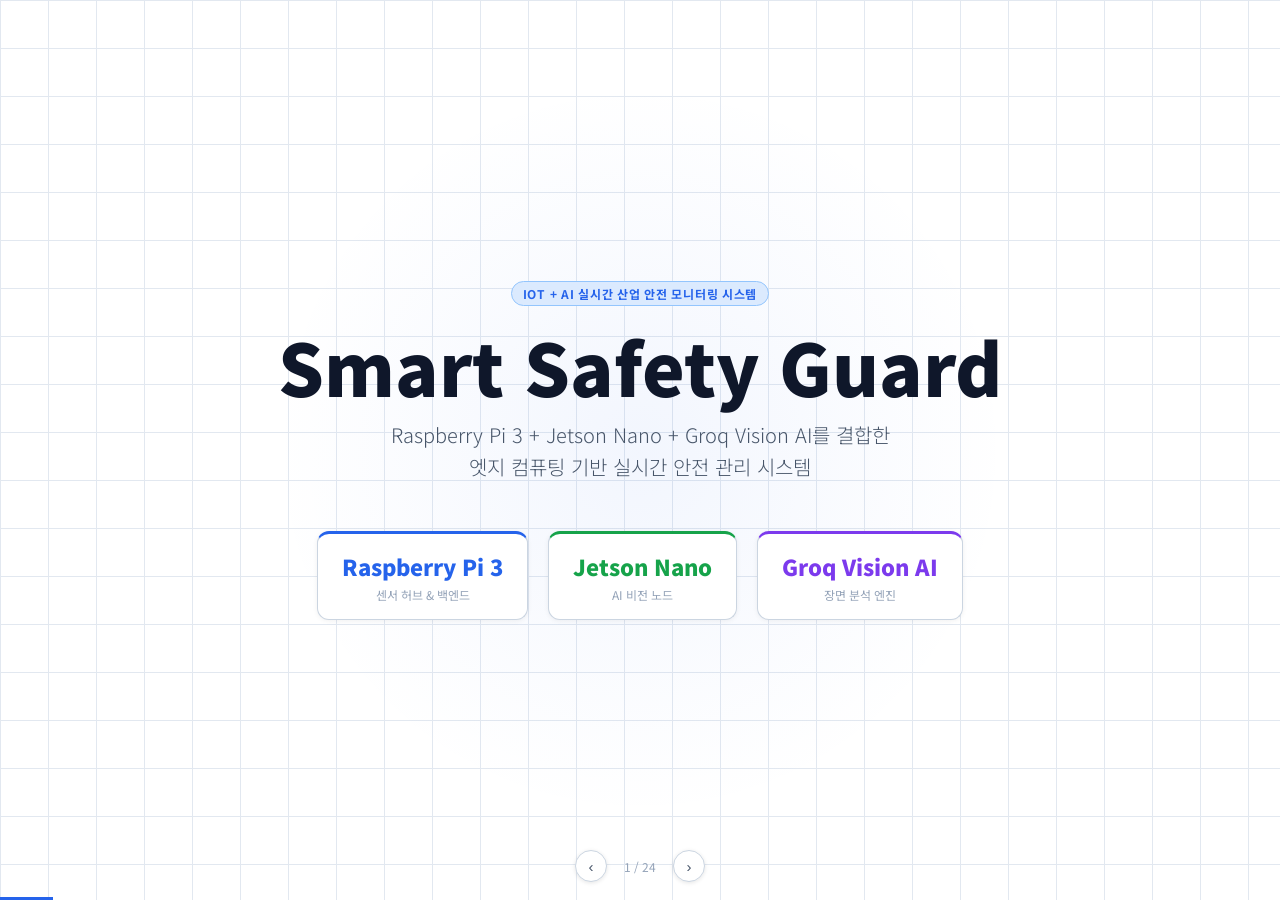
<file: presentation.html>
<!DOCTYPE html>
<html lang="ko">
<head>
<meta charset="UTF-8"/>
<meta name="viewport" content="width=device-width,initial-scale=1.0"/>
<title>Smart Safety Guard</title>
<link href="https://fonts.googleapis.com/css2?family=Noto+Sans+KR:wght@300;400;600;700;900&display=swap" rel="stylesheet"/>
<style>
*, *::before, *::after { box-sizing: border-box; margin: 0; padding: 0; }
:root {
  --bg:   #f1f5f9;
  --card: #ffffff;
  --bd:   #e2e8f0;
  --bd2:  #cbd5e1;
  --tx:   #0f172a;
  --sub:  #475569;
  --mu:   #94a3b8;
  --grn:  #16a34a;  --grn-l: #dcfce7;  --grn-b: #86efac;
  --red:  #dc2626;  --red-l: #fee2e2;  --red-b: #fca5a5;
  --blu:  #2563eb;  --blu-l: #dbeafe;  --blu-b: #93c5fd;
  --ora:  #ea580c;  --ora-l: #ffedd5;  --ora-b: #fdba74;
  --pur:  #7c3aed;  --pur-l: #f3e8ff;  --pur-b: #c4b5fd;
  --yel:  #d97706;  --yel-l: #fef3c7;
}
html, body { width:100%; height:100%; overflow:hidden;
  font-family:"Noto Sans KR",sans-serif; color:var(--tx); background:var(--bg); }

/* ── DECK ─────────────────────────────────────────────────────── */
.deck { width:100vw; height:100vh; position:relative; overflow:hidden; }
.slide {
  position:absolute; inset:0;
  display:grid; grid-template-rows:auto 1fr;
  padding:36px 56px 44px;
  opacity:0; transform:translateX(50px);
  transition:opacity .4s, transform .4s cubic-bezier(.4,0,.2,1);
  pointer-events:none; background:var(--bg);
}
.slide.active  { opacity:1; transform:translateX(0); pointer-events:auto; }
.slide.prev    { opacity:0; transform:translateX(-50px); }

/* ── NAV & PROGRESS ──────────────────────────────────────────── */
.progress { position:fixed; bottom:0; left:0; height:3px; background:var(--blu); transition:width .3s; z-index:99; }
.nav { position:fixed; bottom:18px; left:50%; transform:translateX(-50%);
  display:flex; gap:10px; align-items:center; z-index:99; }
.nb { width:32px; height:32px; border-radius:50%; border:1px solid var(--bd2);
  background:var(--card); color:var(--sub); cursor:pointer; font-size:15px;
  display:flex; align-items:center; justify-content:center;
  box-shadow:0 1px 4px rgba(0,0,0,.1); transition:.15s; }
.nb:hover { background:var(--bd); }
.nc { font-size:12px; color:var(--mu); min-width:46px; text-align:center; font-variant-numeric:tabular-nums; }

/* ── SLIDE HEADER ─────────────────────────────────────────────── */
.sl-hd { display:flex; align-items:center; justify-content:space-between;
  padding-bottom:20px; border-bottom:1px solid var(--bd2); margin-bottom:24px; flex-shrink:0; }
.sl-label { font-size:11px; font-weight:700; letter-spacing:.16em;
  text-transform:uppercase; color:var(--mu); }
.badge { display:inline-flex; align-items:center; padding:3px 11px;
  border-radius:999px; font-size:11px; font-weight:700; letter-spacing:.06em; text-transform:uppercase; }
.bg { background:var(--grn-l); color:var(--grn); border:1px solid var(--grn-b); }
.br { background:var(--red-l); color:var(--red); border:1px solid var(--red-b); }
.bb { background:var(--blu-l); color:var(--blu); border:1px solid var(--blu-b); }
.bo { background:var(--ora-l); color:var(--ora); border:1px solid var(--ora-b); }
.bp { background:var(--pur-l); color:var(--pur); border:1px solid var(--pur-b); }

/* ── COMMON ELEMENTS ──────────────────────────────────────────── */
.h1 { font-size:52px; font-weight:900; line-height:1.1; color:var(--tx); }
.h2 { font-size:36px; font-weight:900; line-height:1.15; color:var(--tx); }
.h3 { font-size:20px; font-weight:700; color:var(--tx); }
.body { font-size:14px; color:var(--sub); line-height:1.65; }

.card { background:var(--card); border:1px solid var(--bd2);
  border-radius:12px; padding:20px; box-shadow:0 1px 5px rgba(0,0,0,.06); }
.csm  { background:var(--card); border:1px solid var(--bd2);
  border-radius:9px; padding:13px 15px; box-shadow:0 1px 3px rgba(0,0,0,.04); }

.tag { font-size:10px; font-weight:700; padding:3px 9px; border-radius:5px;
  text-transform:uppercase; letter-spacing:.05em; display:inline-block; }
.tg  { background:var(--grn-l); color:var(--grn); }
.tr  { background:var(--red-l); color:var(--red); }
.tb  { background:var(--blu-l); color:var(--blu); }
.to  { background:var(--ora-l); color:var(--ora); }
.tp  { background:var(--pur-l); color:var(--pur); }
.ty  { background:var(--yel-l); color:var(--yel); }

.g2 { display:grid; grid-template-columns:1fr 1fr; gap:18px; }
.g3 { display:grid; grid-template-columns:1fr 1fr 1fr; gap:14px; }
.g4 { display:grid; grid-template-columns:repeat(4,1fr); gap:12px; }

/* top-colored border shortcut */
.tg-top { border-top:3px solid var(--grn); }
.tr-top { border-top:3px solid var(--red); }
.tb-top { border-top:3px solid var(--blu); }
.to-top { border-top:3px solid var(--ora); }
.tp-top { border-top:3px solid var(--pur); }

/* stat */
.stat-n { font-size:54px; font-weight:900; line-height:1; }
.stat-l { font-size:12px; color:var(--mu); margin-top:4px; }

/* step row */
.step { display:flex; align-items:flex-start; gap:11px;
  background:var(--card); border:1px solid var(--bd2); border-radius:8px;
  padding:11px 14px; box-shadow:0 1px 3px rgba(0,0,0,.04); }
.snum { width:24px; height:24px; border-radius:50%; background:var(--bd);
  display:flex; align-items:center; justify-content:center;
  font-size:11px; font-weight:700; color:var(--sub); flex-shrink:0; margin-top:1px; }

/* comparison table */
.ctbl { width:100%; border-collapse:collapse; font-size:13px; }
.ctbl th { padding:9px 13px; text-align:left; font-size:10px; font-weight:700;
  letter-spacing:.1em; text-transform:uppercase; color:var(--mu);
  border-bottom:2px solid var(--bd2); background:var(--bg); }
.ctbl td { padding:9px 13px; border-bottom:1px solid var(--bd); color:var(--sub); }
.ctbl tr:last-child td { border-bottom:none; }
.ctbl .our { color:var(--grn); font-weight:700; }
.ctbl .no  { color:var(--mu); }
.ctbl .yes { color:var(--grn); }
.ctbl .par { color:var(--yel); }
.ctbl .hl td { background:#f8fdf8; }

/* IMG placeholder */
.imgbox { background:var(--bg); border:2px dashed var(--bd2); border-radius:10px;
  display:flex; flex-direction:column; align-items:center; justify-content:center;
  gap:8px; color:var(--mu); font-size:13px; text-align:center; }
.imgnote { font-size:11px; color:var(--mu); }

/* timeline */
.tli { display:flex; gap:12px; align-items:flex-start; }
.tld { width:10px; height:10px; border-radius:50%; flex-shrink:0; margin-top:5px; }
.tll { width:2px; background:var(--bd2); flex-shrink:0; margin:0 4px; }

/* flow arrow */
.arrow { color:var(--mu); font-size:22px; flex-shrink:0; align-self:center; }

/* ── TITLE SLIDE ──────────────────────────────────────────────── */
.title-slide {
  display:flex; flex-direction:column; align-items:center; justify-content:center;
  background:white; padding:60px;
  background-image:
    linear-gradient(var(--bd) 1px, transparent 1px),
    linear-gradient(90deg, var(--bd) 1px, transparent 1px);
  background-size:48px 48px;
}
.title-glow {
  position:absolute; width:800px; height:800px; border-radius:50%;
  background:radial-gradient(circle, rgba(37,99,235,.06), transparent 65%);
  top:50%; left:50%; transform:translate(-50%,-50%); pointer-events:none;
}

/* ── ARCH DIAGRAM ─────────────────────────────────────────────── */
.arch-box {
  background:var(--card); border:1.5px solid var(--bd2);
  border-radius:10px; padding:16px 14px; text-align:center;
  box-shadow:0 2px 8px rgba(0,0,0,.07);
}
.arch-box .title { font-size:13px; font-weight:700; margin-bottom:6px; }
.arch-box .items { font-size:11px; color:var(--sub); line-height:1.9; text-align:left; }
.arch-arrow {
  display:flex; align-items:center; justify-content:center;
  flex-direction:column; gap:2px; color:var(--mu); flex-shrink:0;
}
.arch-arrow svg { display:block; }

/* flow connector line */
.connector {
  height:2px; background:linear-gradient(90deg, var(--bd2), var(--blu-b));
  flex:1; position:relative;
}
.connector::after {
  content:''; position:absolute; right:-7px; top:-5px;
  border:6px solid transparent; border-left:8px solid var(--blu-b);
}
</style>
</head>
<body>
<div class="deck" id="deck">

<!-- ══ 01 TITLE ═══════════════════════════════════════════════════ -->
<section class="slide title-slide active" id="s1" style="display:flex;position:absolute;inset:0;">
  <div class="title-glow"></div>
  <div style="position:relative;z-index:1;text-align:center;width:100%;max-width:860px;">
    <div class="badge bb" style="margin-bottom:22px;font-size:12px;">IoT + AI 실시간 산업 안전 모니터링 시스템</div>
    <h1 style="font-size:72px;font-weight:900;line-height:1.05;margin-bottom:16px;color:#0f172a;">
      Smart Safety Guard
    </h1>
    <p style="font-size:20px;color:var(--sub);font-weight:300;margin-bottom:48px;line-height:1.6;">
      Raspberry Pi 3 + Jetson Nano + Groq Vision AI를 결합한<br/>엣지 컴퓨팅 기반 실시간 안전 관리 시스템
    </p>
    <div style="display:flex;justify-content:center;gap:20px;flex-wrap:wrap;">
      <div class="card tb-top" style="padding:16px 24px;text-align:center;min-width:160px;">
        <div style="font-size:22px;font-weight:900;color:var(--blu);">Raspberry Pi 3</div>
        <div style="font-size:12px;color:var(--mu);margin-top:4px;">센서 허브 &amp; 백엔드</div>
      </div>
      <div class="card tg-top" style="padding:16px 24px;text-align:center;min-width:160px;">
        <div style="font-size:22px;font-weight:900;color:var(--grn);">Jetson Nano</div>
        <div style="font-size:12px;color:var(--mu);margin-top:4px;">AI 비전 노드</div>
      </div>
      <div class="card tp-top" style="padding:16px 24px;text-align:center;min-width:160px;">
        <div style="font-size:22px;font-weight:900;color:var(--pur);">Groq Vision AI</div>
        <div style="font-size:12px;color:var(--mu);margin-top:4px;">장면 분석 엔진</div>
      </div>
    </div>
  </div>
</section>

<!-- ══ 02 PROBLEM ═══════════════════════════════════════════════ -->
<section class="slide" id="s2">
  <div class="sl-hd"><span class="sl-label">문제 인식</span><span class="badge br">산업재해 현황</span></div>
  <div style="display:flex;flex-direction:column;gap:18px;height:100%;">
    <div class="h2">매년 반복되는 산업 현장 사고</div>
    <div class="g3">
      <div class="card tr-top" style="text-align:center;padding:28px 20px;">
        <div class="stat-n" style="color:var(--red);">89,000</div>
        <div class="stat-l">연간 산업재해 건수 (한국)</div>
      </div>
      <div class="card to-top" style="text-align:center;padding:28px 20px;">
        <div class="stat-n" style="color:var(--ora);">2,300<span style="font-size:28px;">명</span></div>
        <div class="stat-l">연간 산업재해 사망자</div>
      </div>
      <div class="card tb-top" style="text-align:center;padding:28px 20px;">
        <div class="stat-n" style="color:var(--blu);">27조</div>
        <div class="stat-l">연간 경제적 손실 (원)</div>
      </div>
    </div>
    <div class="imgbox" style="flex:1;">
      <div style="font-size:14px;font-weight:600;">산업 현장 사고 뉴스 이미지 삽입</div>
      <div class="imgnote">가스 폭발 / 화재 / 작업자 사고 관련 사진</div>
    </div>
  </div>
</section>

<!-- ══ 03 MOTIVATION ═════════════════════════════════════════════ -->
<section class="slide" id="s3">
  <div class="sl-hd"><span class="sl-label">프로젝트 동기</span><span class="badge bo">Motivation</span></div>
  <div style="height:100%;display:flex;flex-direction:column;gap:16px;">
    <div class="h2">기존 시스템으로는 부족하다</div>
    <div class="g2" style="flex:1;">
      <div style="display:flex;flex-direction:column;gap:10px;">
        <div class="h3" style="color:var(--red);margin-bottom:4px;">기존 방식의 한계</div>
        <div class="step"><div class="snum" style="background:var(--red-l);color:var(--red);">1</div><div><b>CCTV만으로는</b><br/><span class="body">사람이 24시간 직접 모니터링 — 현실적으로 불가능</span></div></div>
        <div class="step"><div class="snum" style="background:var(--red-l);color:var(--red);">2</div><div><b>단순 센서 경보</b><br/><span class="body">오경보 빈번, 맥락 파악 불가, 센서 단독 동작</span></div></div>
        <div class="step"><div class="snum" style="background:var(--red-l);color:var(--red);">3</div><div><b>고가 산업용 솔루션</b><br/><span class="body">수천만 원 비용 — 중소 사업장 도입 불가</span></div></div>
        <div class="step"><div class="snum" style="background:var(--red-l);color:var(--red);">4</div><div><b>원격 대응 불가</b><br/><span class="body">현장 이탈 시 즉각 대응 수단 없음</span></div></div>
      </div>
      <div style="display:flex;flex-direction:column;gap:10px;">
        <div class="h3" style="color:var(--grn);margin-bottom:4px;">Smart Safety Guard</div>
        <div class="step"><div class="snum" style="background:var(--grn-l);color:var(--grn);">1</div><div><b>AI 자동 분석</b><br/><span class="body">카메라 영상을 AI가 24시간 자동으로 판단</span></div></div>
        <div class="step"><div class="snum" style="background:var(--grn-l);color:var(--grn);">2</div><div><b>멀티 센서 융합</b><br/><span class="body">5종 센서 + 카메라 + AI → 정확한 위험 판단</span></div></div>
        <div class="step"><div class="snum" style="background:var(--grn-l);color:var(--grn);">3</div><div><b>저비용 엣지 컴퓨팅</b><br/><span class="body">10만 원 이하 하드웨어로 엔터프라이즈급 기능</span></div></div>
        <div class="step"><div class="snum" style="background:var(--grn-l);color:var(--grn);">4</div><div><b>텔레그램 원격 제어</b><br/><span class="body">어디서든 실시간 확인 및 원격 제어</span></div></div>
      </div>
    </div>
  </div>
</section>

<!-- ══ 04 OVERVIEW ═══════════════════════════════════════════════ -->
<section class="slide" id="s4">
  <div class="sl-hd"><span class="sl-label">시스템 개요</span><span class="badge bb">System Overview</span></div>
  <div style="height:100%;display:flex;flex-direction:column;gap:20px;">
    <div class="h2">하나의 시스템, 세 가지 핵심 기능</div>
    <div class="g3" style="flex:1;">
      <div class="card tg-top" style="display:flex;flex-direction:column;justify-content:space-between;">
        <div>
          <div style="font-size:40px;margin-bottom:14px;">📡</div>
          <div class="h3" style="color:var(--grn);margin-bottom:10px;">감지 (Sense)</div>
          <div class="body">5종 센서와 USB 카메라로 산업 현장의 물리적 위험 요소를 실시간으로 수집합니다</div>
        </div>
        <div style="margin-top:16px;display:flex;flex-direction:column;gap:6px;">
          <span class="tag tg">가스 · 온도 · 거리</span>
          <span class="tag tg">움직임 · 사람 탐지</span>
        </div>
      </div>
      <div class="card tb-top" style="display:flex;flex-direction:column;justify-content:space-between;">
        <div>
          <div style="font-size:40px;margin-bottom:14px;">🧠</div>
          <div class="h3" style="color:var(--blu);margin-bottom:10px;">분석 (Analyze)</div>
          <div class="body">YOLOv5 엣지 AI와 Groq Vision이 맥락을 이해하는 지능형 안전 판단을 수행합니다</div>
        </div>
        <div style="margin-top:16px;display:flex;flex-direction:column;gap:6px;">
          <span class="tag tb">실시간 사람 탐지</span>
          <span class="tag tb">AI 장면 분석</span>
        </div>
      </div>
      <div class="card tr-top" style="display:flex;flex-direction:column;justify-content:space-between;">
        <div>
          <div style="font-size:40px;margin-bottom:14px;">🚨</div>
          <div class="h3" style="color:var(--red);margin-bottom:10px;">대응 (Alert)</div>
          <div class="body">다층 경보 시스템으로 LED, 버저, 팬을 자동 제어하고 텔레그램으로 즉시 알립니다</div>
        </div>
        <div style="margin-top:16px;display:flex;flex-direction:column;gap:6px;">
          <span class="tag tr">LED · 버저 · 냉각팬</span>
          <span class="tag to">텔레그램 실시간 알림</span>
        </div>
      </div>
    </div>
    <div class="imgbox" style="height:80px;">
      <div style="font-size:13px;font-weight:600;">전체 시스템 사진 삽입 (센서 + Pi + Jetson Nano + 모니터)</div>
    </div>
  </div>
</section>

<!-- ══ 05 ARCHITECTURE ════════════════════════════════════════════ -->
<section class="slide" id="s5">
  <div class="sl-hd"><span class="sl-label">시스템 아키텍처</span><span class="badge bb">Architecture</span></div>
  <div style="height:100%;display:flex;flex-direction:column;gap:18px;">
    <div class="h2">두 노드 엣지 컴퓨팅 시스템 구조</div>

    <!-- Main architecture diagram -->
    <div style="flex:1;display:flex;flex-direction:column;gap:14px;">

      <!-- Top row: main flow -->
      <div style="display:flex;align-items:stretch;gap:12px;flex:1;">

        <!-- Sensors block -->
        <div style="display:flex;flex-direction:column;gap:8px;min-width:150px;">
          <div style="font-size:10px;font-weight:700;letter-spacing:.12em;text-transform:uppercase;color:var(--mu);text-align:center;margin-bottom:2px;">센서 레이어</div>
          <div class="arch-box tg-top" style="flex:1;display:flex;flex-direction:column;justify-content:center;">
            <div class="title" style="color:var(--grn);">Sensors</div>
            <div class="items">
              MQ-2 가스/연기<br/>
              DHT22 온습도<br/>
              HC-SR04 초음파<br/>
              PIR 동작감지
            </div>
          </div>
          <div class="arch-box tg-top" style="background:var(--grn-l);">
            <div class="title" style="color:var(--grn);font-size:11px;">Actuators</div>
            <div class="items" style="font-size:10px;">LED · 버저 · 팬</div>
          </div>
        </div>

        <!-- Arrow 1 -->
        <div style="display:flex;flex-direction:column;align-items:center;justify-content:center;gap:4px;color:var(--mu);font-size:11px;flex-shrink:0;">
          <svg width="40" height="16" viewBox="0 0 40 16"><line x1="0" y1="8" x2="32" y2="8" stroke="#93c5fd" stroke-width="2"/><polygon points="32,4 40,8 32,12" fill="#93c5fd"/></svg>
          <span style="font-size:10px;color:var(--mu);">GPIO</span>
        </div>

        <!-- Raspberry Pi central box -->
        <div style="flex:2;display:flex;flex-direction:column;gap:0;">
          <div style="font-size:10px;font-weight:700;letter-spacing:.12em;text-transform:uppercase;color:var(--mu);text-align:center;margin-bottom:6px;">중앙 허브 (Central Hub)</div>
          <div class="arch-box to-top" style="flex:1;border-width:2px;">
            <div class="title" style="color:var(--ora);font-size:15px;margin-bottom:12px;">Raspberry Pi 3</div>
            <div style="display:grid;grid-template-columns:1fr 1fr;gap:8px;">
              <div class="csm" style="font-size:11px;padding:8px 10px;"><span style="color:var(--blu);font-weight:700;">Flask API</span><br/><span style="color:var(--mu);">:5000 REST</span></div>
              <div class="csm" style="font-size:11px;padding:8px 10px;"><span style="color:var(--grn);font-weight:700;">SQLite DB</span><br/><span style="color:var(--mu);">4 tables</span></div>
              <div class="csm" style="font-size:11px;padding:8px 10px;"><span style="color:var(--red);font-weight:700;">Alert Engine</span><br/><span style="color:var(--mu);">임계값 평가</span></div>
              <div class="csm" style="font-size:11px;padding:8px 10px;"><span style="color:var(--pur);font-weight:700;">Groq Vision</span><br/><span style="color:var(--mu);">AI 분석</span></div>
              <div class="csm" style="font-size:11px;padding:8px 10px;grid-column:1/-1;"><span style="color:var(--blu);font-weight:700;">SSE Stream</span><span style="color:var(--mu);"> — 2초마다 브라우저에 실시간 푸시</span></div>
            </div>
          </div>
        </div>

        <!-- Arrow 2 -->
        <div style="display:flex;flex-direction:column;align-items:center;justify-content:center;gap:4px;flex-shrink:0;">
          <svg width="40" height="16" viewBox="0 0 40 16"><line x1="0" y1="8" x2="32" y2="8" stroke="#93c5fd" stroke-width="2"/><polygon points="32,4 40,8 32,12" fill="#93c5fd"/></svg>
          <span style="font-size:10px;color:var(--mu);">HTTP/SSE</span>
        </div>

        <!-- Client block -->
        <div style="display:flex;flex-direction:column;gap:8px;min-width:155px;">
          <div style="font-size:10px;font-weight:700;letter-spacing:.12em;text-transform:uppercase;color:var(--mu);text-align:center;margin-bottom:2px;">클라이언트</div>
          <div class="arch-box tb-top" style="flex:1;display:flex;flex-direction:column;justify-content:center;">
            <div class="title" style="color:var(--blu);">Web Dashboard</div>
            <div class="items">실시간 3열 레이아웃<br/>차트 · 센서 · 카메라<br/>수동 제어 버튼</div>
          </div>
          <div class="arch-box tg-top" style="background:var(--grn-l);">
            <div class="title" style="color:var(--grn);font-size:11px;">Telegram Bot</div>
            <div class="items" style="font-size:10px;">원격 알림 + 명령 제어</div>
          </div>
        </div>
      </div>

      <!-- Bottom row: Jetson Nano -->
      <div style="display:flex;align-items:center;gap:12px;">
        <div style="min-width:150px;"></div>
        <div style="flex-shrink:0;display:flex;align-items:center;gap:4px;color:var(--mu);font-size:10px;">
          <svg width="16" height="40" viewBox="0 0 16 40"><line x1="8" y1="0" x2="8" y2="32" stroke="#86efac" stroke-width="2"/><polygon points="4,32 8,40 12,32" fill="#86efac"/></svg>
          POST /api/frame
        </div>
        <div class="arch-box tg-top" style="flex:2;border-width:2px;">
          <div style="display:flex;align-items:center;gap:16px;">
            <div style="flex:1;">
              <div class="title" style="color:var(--grn);font-size:14px;margin-bottom:6px;">Jetson Nano 4GB — AI Vision Node</div>
              <div style="display:flex;gap:8px;flex-wrap:wrap;">
                <div class="csm" style="font-size:11px;padding:7px 10px;"><span style="color:var(--blu);font-weight:700;">YOLOv5n</span><span style="color:var(--mu);"> — 사람 탐지 5FPS</span></div>
                <div class="csm" style="font-size:11px;padding:7px 10px;"><span style="color:var(--pur);font-weight:700;">USB Webcam</span><span style="color:var(--mu);"> — 640×480 캡처</span></div>
                <div class="csm" style="font-size:11px;padding:7px 10px;"><span style="color:var(--grn);font-weight:700;">Frame Sender</span><span style="color:var(--mu);"> — JPEG 10FPS → Pi</span></div>
                <div class="csm" style="font-size:11px;padding:7px 10px;"><span style="color:var(--red);font-weight:700;">Danger Zone</span><span style="color:var(--mu);"> — 픽셀 영역 침입 감지</span></div>
              </div>
            </div>
          </div>
        </div>
        <div style="flex-shrink:0;width:40px;"></div>
        <div style="min-width:155px;"></div>
      </div>
    </div>
  </div>
</section>

<!-- ══ 06 HARDWARE ═══════════════════════════════════════════════ -->
<section class="slide" id="s6">
  <div class="sl-hd"><span class="sl-label">하드웨어 구성</span><span class="badge bg">Hardware Stack</span></div>
  <div style="height:100%;display:flex;flex-direction:column;gap:16px;">
    <div class="h2">센서 선택의 이유</div>
    <div style="display:grid;grid-template-columns:repeat(5,1fr);gap:11px;flex:1;">
      <div class="card tr-top" style="display:flex;flex-direction:column;justify-content:space-between;padding:18px 14px;">
        <div>
          <span class="tag tr" style="margin-bottom:10px;display:block;">MQ-2</span>
          <div class="h3" style="font-size:16px;">가스 / 연기</div>
          <div class="body" style="margin-top:8px;font-size:12px;">화재·가스 누출 초기 감지. 디지털 출력으로 GPIO 연결 간단</div>
        </div>
        <div style="margin-top:10px;font-size:11px;color:var(--mu);">GPIO 25 · Active-LOW</div>
      </div>
      <div class="card to-top" style="display:flex;flex-direction:column;justify-content:space-between;padding:18px 14px;">
        <div>
          <span class="tag to" style="margin-bottom:10px;display:block;">DHT22</span>
          <div class="h3" style="font-size:16px;">온도 / 습도</div>
          <div class="body" style="margin-top:8px;font-size:12px;">과열 감지 및 작업 환경 쾌적도 측정. 높은 정밀도</div>
        </div>
        <div style="margin-top:10px;font-size:11px;color:var(--mu);">GPIO 27 · 1-Wire</div>
      </div>
      <div class="card tb-top" style="display:flex;flex-direction:column;justify-content:space-between;padding:18px 14px;">
        <div>
          <span class="tag tb" style="margin-bottom:10px;display:block;">HC-SR04</span>
          <div class="h3" style="font-size:16px;">초음파 거리</div>
          <div class="body" style="margin-top:8px;font-size:12px;">위험구역 침입 감지. 50cm 이하 접근 시 즉시 경보 발생</div>
        </div>
        <div style="margin-top:10px;font-size:11px;color:var(--mu);">TRIG 18 / ECHO 21</div>
      </div>
      <div class="card tp-top" style="display:flex;flex-direction:column;justify-content:space-between;padding:18px 14px;">
        <div>
          <span class="tag tp" style="margin-bottom:10px;display:block;">PIR</span>
          <div class="h3" style="font-size:16px;">동작 감지</div>
          <div class="body" style="margin-top:8px;font-size:12px;">저전력·저비용으로 사람 움직임을 빠르게 감지</div>
        </div>
        <div style="margin-top:10px;font-size:11px;color:var(--mu);">GPIO 4 · PIR Sensor</div>
      </div>
      <div class="card tg-top" style="display:flex;flex-direction:column;justify-content:space-between;padding:18px 14px;">
        <div>
          <span class="tag tg" style="margin-bottom:10px;display:block;">USB Webcam</span>
          <div class="h3" style="font-size:16px;">카메라 비전</div>
          <div class="body" style="margin-top:8px;font-size:12px;">Jetson Nano와 연결. YOLOv5 추론 및 Pi로 JPEG 전송</div>
        </div>
        <div style="margin-top:10px;font-size:11px;color:var(--mu);">640×480 · 10FPS</div>
      </div>
    </div>
    <div class="card" style="padding:14px 18px;">
      <div style="font-size:11px;font-weight:700;letter-spacing:.12em;text-transform:uppercase;color:var(--mu);margin-bottom:10px;">액추에이터 (Actuators)</div>
      <div style="display:flex;gap:28px;font-size:13px;">
        <div><span style="font-weight:700;">LED 경고등</span> <span class="tag tr" style="font-size:10px;">GPIO 12/13</span> <span style="color:var(--sub);">경보 시 빨간 ON · 정상 시 초록 ON</span></div>
        <div><span style="font-weight:700;">버저</span> <span class="tag to" style="font-size:10px;">GPIO 20</span> <span style="color:var(--sub);">새 경보 발생 시 3초 자동 경보음</span></div>
        <div><span style="font-weight:700;">냉각 팬</span> <span class="tag tb" style="font-size:10px;">GPIO opt.</span> <span style="color:var(--sub);">가스/과열 감지 시 자동 환기 작동</span></div>
      </div>
    </div>
  </div>
</section>

<!-- ══ 07 AI STACK ═══════════════════════════════════════════════ -->
<section class="slide" id="s7">
  <div class="sl-hd"><span class="sl-label">AI 기술 스택</span><span class="badge bp">AI Stack</span></div>
  <div style="height:100%;display:flex;flex-direction:column;gap:16px;">
    <div class="h2">두 단계의 AI — 엣지 + 클라우드</div>
    <div class="g2" style="flex:1;">
      <div class="card tb-top" style="display:flex;flex-direction:column;gap:12px;">
        <div>
          <div class="badge bb" style="margin-bottom:10px;">Edge AI — 엣지 AI</div>
          <div class="h3">YOLOv5n on Jetson Nano</div>
        </div>
        <div style="display:flex;flex-direction:column;gap:9px;flex:1;">
          <div class="csm"><div style="font-size:12px;font-weight:700;color:var(--blu);margin-bottom:3px;">역할</div><div style="font-size:13px;color:var(--sub);">사람을 실시간으로 탐지 (5 FPS 추론)</div></div>
          <div class="csm"><div style="font-size:12px;font-weight:700;color:var(--blu);margin-bottom:3px;">위험구역 판단</div><div style="font-size:13px;color:var(--sub);">바운딩박스 중심점이 사전 설정 영역 내 진입 여부 확인</div></div>
          <div class="csm"><div style="font-size:12px;font-weight:700;color:var(--blu);margin-bottom:3px;">왜 Jetson Nano?</div><div style="font-size:13px;color:var(--sub);">Maxwell GPU 내장 — CPU 대비 10배 빠른 추론 속도</div></div>
          <div class="csm"><div style="font-size:12px;font-weight:700;color:var(--blu);margin-bottom:3px;">왜 YOLOv5n?</div><div style="font-size:13px;color:var(--sub);">초소형 모델로 Nano에서 저지연(low-latency) 실시간 처리 가능</div></div>
        </div>
      </div>
      <div class="card tp-top" style="display:flex;flex-direction:column;gap:12px;">
        <div>
          <div class="badge bp" style="margin-bottom:10px;">Cloud AI — 클라우드 AI</div>
          <div class="h3">Groq Vision API (Llama 4 Scout)</div>
        </div>
        <div style="display:flex;flex-direction:column;gap:9px;flex:1;">
          <div class="csm"><div style="font-size:12px;font-weight:700;color:var(--pur);margin-bottom:3px;">역할</div><div style="font-size:13px;color:var(--sub);">카메라 영상을 보고 안전 상황 전체를 판단</div></div>
          <div class="csm"><div style="font-size:12px;font-weight:700;color:var(--pur);margin-bottom:3px;">판단 항목</div><div style="font-size:13px;color:var(--sub);">화재·연기·PPE·위험요소·사람 위치 5가지 체크</div></div>
          <div class="csm"><div style="font-size:12px;font-weight:700;color:var(--pur);margin-bottom:3px;">왜 Groq?</div><div style="font-size:13px;color:var(--sub);">업계 최고속 LLM 추론 — 초저지연(ultra-low latency) API</div></div>
          <div class="csm"><div style="font-size:12px;font-weight:700;color:var(--pur);margin-bottom:3px;">왜 Vision 모델?</div><div style="font-size:13px;color:var(--sub);">센서만으로 알 수 없는 시각적 맥락을 영상으로 보완</div></div>
        </div>
      </div>
    </div>
  </div>
</section>

<!-- ══ 08 AI RESULT ══════════════════════════════════════════════ -->
<section class="slide" id="s8">
  <div class="sl-hd"><span class="sl-label">AI 분석 결과</span><span class="badge bp">Groq Vision Output</span></div>
  <div style="height:100%;display:flex;flex-direction:column;gap:16px;">
    <div class="h2">AI가 카메라를 보고 이렇게 분석합니다</div>
    <div style="flex:1;display:flex;gap:18px;">
      <!-- Input -->
      <div style="flex:1;display:flex;flex-direction:column;gap:10px;">
        <div style="font-size:11px;font-weight:700;letter-spacing:.12em;text-transform:uppercase;color:var(--mu);">AI 입력 (Input)</div>
        <div class="card tb-top" style="flex:1;">
          <div style="font-size:12px;font-weight:700;color:var(--blu);margin-bottom:12px;">카메라 프레임 + 센서 컨텍스트</div>
          <div style="display:flex;flex-direction:column;gap:8px;font-size:13px;">
            <div class="csm" style="display:flex;justify-content:space-between;"><span style="color:var(--sub);">가스 센서</span> <span class="tag tr">TRIGGERED</span></div>
            <div class="csm" style="display:flex;justify-content:space-between;"><span style="color:var(--sub);">온도</span> <span style="font-weight:700;">38.5°C</span></div>
            <div class="csm" style="display:flex;justify-content:space-between;"><span style="color:var(--sub);">거리</span> <span style="font-weight:700;">35 cm</span></div>
            <div class="csm" style="display:flex;justify-content:space-between;"><span style="color:var(--sub);">트리거</span> <span class="tag to">GAS</span></div>
          </div>
          <div style="margin-top:14px;">
            <div class="imgbox" style="height:80px;"><div style="font-size:13px;font-weight:600;">JPEG 프레임 첨부</div><div class="imgnote">Jetson Nano → Pi → Groq</div></div>
          </div>
        </div>
      </div>

      <!-- Arrow -->
      <div style="display:flex;align-items:center;justify-content:center;flex-direction:column;gap:8px;flex-shrink:0;">
        <div class="card tp-top" style="padding:12px 10px;text-align:center;min-width:90px;">
          <div style="font-size:12px;font-weight:700;color:var(--pur);">Groq</div>
          <div style="font-size:11px;color:var(--mu);">Vision API</div>
        </div>
        <svg width="16" height="32" viewBox="0 0 16 32"><line x1="8" y1="0" x2="8" y2="24" stroke="#c4b5fd" stroke-width="2"/><polygon points="4,24 8,32 12,24" fill="#c4b5fd"/></svg>
      </div>

      <!-- Output -->
      <div style="flex:1;display:flex;flex-direction:column;gap:10px;">
        <div style="font-size:11px;font-weight:700;letter-spacing:.12em;text-transform:uppercase;color:var(--mu);">AI 출력 (Output)</div>
        <div class="card tr-top" style="flex:1;display:flex;flex-direction:column;gap:9px;">
          <div style="display:flex;align-items:center;gap:10px;margin-bottom:4px;">
            <span class="tag tr" style="font-size:12px;padding:4px 12px;">HIGH</span>
            <span style="font-size:14px;font-weight:700;">위협 수준 (Threat Level)</span>
          </div>
          <div class="csm" style="border-left:3px solid var(--sub);"><div style="font-size:11px;font-weight:700;color:var(--mu);margin-bottom:2px;">장면 (Scene)</div><div style="font-size:13px;color:var(--sub);">공장 내부, 가스 호스 근처 작업자 1명 발견</div></div>
          <div class="csm" style="border-left:3px solid var(--red);"><div style="font-size:11px;font-weight:700;color:var(--red);margin-bottom:2px;">위험 (Risk)</div><div style="font-size:13px;color:var(--sub);">가스 누출 가능. 작업자 안전모 미착용</div></div>
          <div class="csm" style="border-left:3px solid var(--grn);"><div style="font-size:11px;font-weight:700;color:var(--grn);margin-bottom:2px;">조치 (Action)</div><div style="font-size:13px;color:var(--sub);">즉시 대피, 환기팬 가동, 관리자 연락</div></div>
          <div style="display:grid;grid-template-columns:1fr 1fr;gap:6px;margin-top:2px;font-size:12px;">
            <div class="csm" style="padding:7px 10px;">화재 <span style="color:var(--grn);font-weight:700;float:right;">없음</span></div>
            <div class="csm" style="padding:7px 10px;">연기 <span style="color:var(--yel);font-weight:700;float:right;">확인 필요</span></div>
            <div class="csm" style="padding:7px 10px;">사람 <span style="color:var(--ora);font-weight:700;float:right;">1명</span></div>
            <div class="csm" style="padding:7px 10px;">PPE <span style="color:var(--red);font-weight:700;float:right;">미착용</span></div>
          </div>
        </div>
      </div>
    </div>
  </div>
</section>

<!-- ══ 09 DATA FLOW ══════════════════════════════════════════════ -->
<section class="slide" id="s9">
  <div class="sl-hd"><span class="sl-label">데이터 흐름</span><span class="badge bg">Data Flow</span></div>
  <div style="height:100%;display:flex;flex-direction:column;gap:18px;">
    <div class="h2">실시간 데이터 파이프라인</div>
    <div style="flex:1;display:flex;flex-direction:column;gap:14px;">
      <div style="display:flex;gap:10px;align-items:center;">
        <div class="card tg-top" style="flex:1;padding:14px 16px;"><div style="font-size:11px;font-weight:700;color:var(--grn);margin-bottom:4px;">① 센서 폴링 (2초)</div><div style="font-size:13px;color:var(--sub);">MQ-2 · DHT22 · HC-SR04 → sensors.read_all()</div></div>
        <div class="arrow">→</div>
        <div class="card to-top" style="flex:1;padding:14px 16px;"><div style="font-size:11px;font-weight:700;color:var(--ora);margin-bottom:4px;">② 경보 판단</div><div style="font-size:13px;color:var(--sub);">alerts.evaluate() → 임계값 비교 → 경보 발생</div></div>
        <div class="arrow">→</div>
        <div class="card tb-top" style="flex:1;padding:14px 16px;"><div style="font-size:11px;font-weight:700;color:var(--blu);margin-bottom:4px;">③ DB 저장</div><div style="font-size:13px;color:var(--sub);">SQLite → sensor_readings + safety_events</div></div>
      </div>
      <div style="display:flex;gap:10px;align-items:center;">
        <div class="card tp-top" style="flex:1;padding:14px 16px;"><div style="font-size:11px;font-weight:700;color:var(--pur);margin-bottom:4px;">④ AI 분석 (비동기)</div><div style="font-size:13px;color:var(--sub);">Groq Vision API → 장면 판단 → DB 저장</div></div>
        <div class="arrow">→</div>
        <div class="card tg-top" style="flex:1;padding:14px 16px;"><div style="font-size:11px;font-weight:700;color:var(--grn);margin-bottom:4px;">⑤ SSE 브로드캐스트</div><div style="font-size:13px;color:var(--sub);">push_sse_update() → 브라우저 실시간 업데이트</div></div>
        <div class="arrow">→</div>
        <div class="card tb-top" style="flex:1;padding:14px 16px;"><div style="font-size:11px;font-weight:700;color:var(--blu);margin-bottom:4px;">⑥ 텔레그램 전송</div><div style="font-size:13px;color:var(--sub);">경보 + AI 결과 + 카메라 사진 즉시 전송</div></div>
      </div>
      <div class="card tg-top" style="padding:14px 18px;">
        <div style="font-size:12px;font-weight:700;color:var(--grn);margin-bottom:6px;">Jetson Nano 병렬 스트림</div>
        <div style="display:flex;gap:18px;font-size:13px;color:var(--sub);">
          <div><span style="color:var(--tx);font-weight:600;">YOLOv5 추론</span> → 5 FPS 사람 탐지 → POST /api/detection</div>
          <div>|</div>
          <div><span style="color:var(--tx);font-weight:600;">JPEG 전송</span> → 10 FPS 프레임 → POST /api/frame → AI 분석 대기</div>
        </div>
      </div>
      <div class="card" style="padding:14px 18px;">
        <div style="display:flex;gap:20px;font-size:13px;color:var(--sub);flex-wrap:wrap;">
          <div><span class="tag tg">멀티스레딩</span> Flask + 센서루프 + AI분석 + 텔레그램봇 — 각각 독립 스레드로 분리</div>
          <div><span class="tag tb">SSE 큐</span> maxsize=50 큐 → 브라우저 클라이언트에 실시간 이벤트 스트림</div>
        </div>
      </div>
    </div>
  </div>
</section>

<!-- ══ 10 DASHBOARD ══════════════════════════════════════════════ -->
<section class="slide" id="s10">
  <div class="sl-hd"><span class="sl-label">웹 대시보드</span><span class="badge bg">Live Dashboard</span></div>
  <div style="height:100%;display:flex;flex-direction:column;gap:16px;">
    <div class="h2">모든 정보를 한 화면에 — 스크롤 없이</div>
    <div class="imgbox" style="flex:1;">
      <div style="font-size:15px;font-weight:700;">대시보드 스크린샷 삽입</div>
      <div class="imgnote">http://10.198.137.204:5000/ 에서 캡처</div>
    </div>
    <div class="g3">
      <div class="csm tg-top"><div style="font-size:11px;font-weight:700;color:var(--grn);margin-bottom:6px;">Left 열</div><div style="font-size:13px;color:var(--sub);">카메라 라이브 피드<br/>AI 분석 결과 패널</div></div>
      <div class="csm tb-top"><div style="font-size:11px;font-weight:700;color:var(--blu);margin-bottom:6px;">Center 열</div><div style="font-size:13px;color:var(--sub);">6개 센서 카드 (실시간 갱신)<br/>액추에이터 상태 · 수동 제어</div></div>
      <div class="csm to-top"><div style="font-size:11px;font-weight:700;color:var(--ora);margin-bottom:6px;">Right 열</div><div style="font-size:13px;color:var(--sub);">온도·거리 히스토리 차트<br/>안전 이벤트 로그</div></div>
    </div>
  </div>
</section>

<!-- ══ 11 TELEGRAM ══════════════════════════════════════════════ -->
<section class="slide" id="s11">
  <div class="sl-hd"><span class="sl-label">텔레그램 봇</span><span class="badge bb">Telegram Bot</span></div>
  <div style="height:100%;display:flex;flex-direction:column;gap:16px;">
    <div class="h2">현장 밖에서도 완전한 원격 제어</div>
    <div class="g2" style="flex:1;">
      <div style="display:flex;flex-direction:column;gap:10px;">
        <div style="font-size:11px;font-weight:700;letter-spacing:.12em;text-transform:uppercase;color:var(--mu);">자동 알림 (Auto Notification)</div>
        <div class="card" style="border-left:4px solid var(--red);flex:1;display:flex;flex-direction:column;gap:8px;">
          <div class="csm"><div style="font-weight:700;color:var(--red);margin-bottom:3px;">경보 발생 시</div><div style="font-size:13px;color:var(--sub);">경보 종류 + 전체 센서값 즉시 전송</div></div>
          <div class="csm"><div style="font-weight:700;color:var(--pur);margin-bottom:3px;">AI 분석 완료 시</div><div style="font-size:13px;color:var(--sub);">카메라 사진 + 분석 결과 함께 전송</div></div>
          <div class="csm"><div style="font-weight:700;color:var(--grn);margin-bottom:3px;">시스템 시작 시</div><div style="font-size:13px;color:var(--sub);">"Smart Safety Guard Online" 자동 알림</div></div>
        </div>
      </div>
      <div style="display:flex;flex-direction:column;gap:10px;">
        <div style="font-size:11px;font-weight:700;letter-spacing:.12em;text-transform:uppercase;color:var(--mu);">원격 명령어 (Commands)</div>
        <div style="display:grid;grid-template-columns:1fr 1fr;gap:8px;flex:1;align-content:start;">
          <div class="csm" style="padding:10px 12px;"><div style="font-family:monospace;font-weight:700;color:var(--grn);font-size:14px;">/status</div><div style="font-size:12px;color:var(--mu);">현재 센서 현황</div></div>
          <div class="csm" style="padding:10px 12px;"><div style="font-family:monospace;font-weight:700;color:var(--red);font-size:14px;">/alerts</div><div style="font-size:12px;color:var(--mu);">최근 5개 경보</div></div>
          <div class="csm" style="padding:10px 12px;"><div style="font-family:monospace;font-weight:700;color:var(--blu);font-size:14px;">/photo</div><div style="font-size:12px;color:var(--mu);">카메라 현재 화면</div></div>
          <div class="csm" style="padding:10px 12px;"><div style="font-family:monospace;font-weight:700;color:var(--pur);font-size:14px;">/analyze</div><div style="font-size:12px;color:var(--mu);">AI 분석 즉시 실행</div></div>
          <div class="csm" style="padding:10px 12px;"><div style="font-family:monospace;font-weight:700;color:var(--ora);font-size:14px;">/silence</div><div style="font-size:12px;color:var(--mu);">버저 즉시 정지</div></div>
          <div class="csm" style="padding:10px 12px;"><div style="font-family:monospace;font-weight:700;color:var(--grn);font-size:14px;">/led_on/off</div><div style="font-size:12px;color:var(--mu);">LED 원격 제어</div></div>
        </div>
      </div>
    </div>
    <div class="imgbox" style="height:70px;">
      <div style="font-size:13px;font-weight:600;">텔레그램 봇 채팅 스크린샷 — 경보 메시지 + AI 분석 사진 전송 화면</div>
    </div>
  </div>
</section>

<!-- ══ 12 ALERT SYSTEM ══════════════════════════════════════════ -->
<section class="slide" id="s12">
  <div class="sl-hd"><span class="sl-label">경보 시스템</span><span class="badge br">Multi-Layer Alert</span></div>
  <div style="height:100%;display:flex;flex-direction:column;gap:16px;">
    <div class="h2">다층 경보 — 절대 놓치지 않는다</div>
    <div style="flex:1;">
      <table class="ctbl">
        <thead><tr><th>위험 유형</th><th>감지 조건</th><th>LED</th><th>버저</th><th>팬</th><th>텔레그램</th><th>AI 분석</th></tr></thead>
        <tbody>
          <tr><td><span class="tag to">가스</span></td><td>MQ-2 3회 연속 감지</td><td class="yes">ON</td><td class="yes">3초</td><td class="yes">ON</td><td class="yes">즉시</td><td class="yes">실행</td></tr>
          <tr class="hl"><td><span class="tag tb">근접</span></td><td>거리 &lt; 50 cm</td><td class="yes">ON</td><td class="yes">3초</td><td class="no">—</td><td class="yes">즉시</td><td class="yes">실행</td></tr>
          <tr><td><span class="tag tr">과열</span></td><td>온도 &gt; 40°C</td><td class="yes">ON</td><td class="yes">3초</td><td class="yes">ON</td><td class="yes">즉시</td><td class="yes">실행</td></tr>
          <tr class="hl"><td><span class="tag tp">동작</span></td><td>PIR 센서 반응</td><td class="yes">ON</td><td class="yes">3초</td><td class="no">—</td><td class="yes">즉시</td><td class="yes">실행</td></tr>
          <tr><td><span class="tag tr">위험구역 사람</span></td><td>YOLO 침입 감지</td><td class="par">SSE</td><td class="no">—</td><td class="no">—</td><td class="yes">즉시</td><td class="yes">실행</td></tr>
        </tbody>
      </table>
    </div>
    <div class="g2">
      <div class="card" style="padding:14px 18px;border-left:4px solid var(--grn);">
        <div style="font-weight:700;margin-bottom:4px;">히스테리시스 필터 (Hysteresis)</div>
        <div style="font-size:13px;color:var(--sub);">MQ-2 가스 센서: 3회 연속 True → 경보 발생. GPIO 플로팅 노이즈로 인한 오경보 완전 방지</div>
      </div>
      <div class="card" style="padding:14px 18px;border-left:4px solid var(--blu);">
        <div style="font-weight:700;margin-bottom:4px;">엣지 트리거 버저 (Edge Trigger)</div>
        <div style="font-size:13px;color:var(--sub);">새 경보 발생 시 1회만 울리고 3초 후 자동 종료. 연속 울림으로 인한 피로 방지</div>
      </div>
    </div>
  </div>
</section>

<!-- ══ 13 DATABASE ══════════════════════════════════════════════ -->
<section class="slide" id="s13">
  <div class="sl-hd"><span class="sl-label">데이터베이스</span><span class="badge bb">Database Design</span></div>
  <div style="height:100%;display:flex;flex-direction:column;gap:16px;">
    <div class="h2">SQLite — 경량·고성능 로컬 DB</div>
    <div class="g2" style="flex:1;">
      <div style="display:flex;flex-direction:column;gap:10px;">
        <div class="card tg-top" style="flex:1;">
          <div style="font-size:12px;font-weight:700;color:var(--grn);margin-bottom:8px;">sensor_readings</div>
          <div style="display:flex;gap:6px;flex-wrap:wrap;margin-bottom:8px;">
            <span class="tag tg" style="font-size:10px;">id</span><span class="tag tg" style="font-size:10px;">timestamp</span><span class="tag tg" style="font-size:10px;">pir</span><span class="tag tg" style="font-size:10px;">distance</span><span class="tag tg" style="font-size:10px;">gas</span><span class="tag tg" style="font-size:10px;">temp</span><span class="tag tg" style="font-size:10px;">humidity</span>
          </div>
          <div style="font-size:12px;color:var(--mu);">2초마다 저장 → 하루 약 43,200건</div>
        </div>
        <div class="card tr-top" style="flex:1;">
          <div style="font-size:12px;font-weight:700;color:var(--red);margin-bottom:8px;">safety_events</div>
          <div style="display:flex;gap:6px;flex-wrap:wrap;margin-bottom:8px;">
            <span class="tag tr" style="font-size:10px;">id</span><span class="tag tr" style="font-size:10px;">timestamp</span><span class="tag tr" style="font-size:10px;">event_type</span><span class="tag tr" style="font-size:10px;">details</span>
          </div>
          <div style="font-size:12px;color:var(--mu);">GAS · PROXIMITY · OVERHEAT · MOTION · PERSON</div>
        </div>
      </div>
      <div style="display:flex;flex-direction:column;gap:10px;">
        <div class="card tb-top" style="flex:1;">
          <div style="font-size:12px;font-weight:700;color:var(--blu);margin-bottom:8px;">vision_events</div>
          <div style="display:flex;gap:6px;flex-wrap:wrap;margin-bottom:8px;">
            <span class="tag tb" style="font-size:10px;">id</span><span class="tag tb" style="font-size:10px;">timestamp</span><span class="tag tb" style="font-size:10px;">person_detected</span><span class="tag tb" style="font-size:10px;">in_danger_zone</span><span class="tag tb" style="font-size:10px;">confidence</span>
          </div>
          <div style="font-size:12px;color:var(--mu);">Jetson Nano YOLOv5 탐지 결과 저장</div>
        </div>
        <div class="card tp-top" style="flex:1;">
          <div style="font-size:12px;font-weight:700;color:var(--pur);margin-bottom:8px;">ai_analyses</div>
          <div style="display:flex;gap:6px;flex-wrap:wrap;margin-bottom:8px;">
            <span class="tag tp" style="font-size:10px;">id</span><span class="tag tp" style="font-size:10px;">timestamp</span><span class="tag tp" style="font-size:10px;">trigger</span><span class="tag tp" style="font-size:10px;">threat_level</span><span class="tag tp" style="font-size:10px;">scene_desc</span><span class="tag tp" style="font-size:10px;">risk</span><span class="tag tp" style="font-size:10px;">action</span>
          </div>
          <div style="font-size:12px;color:var(--mu);">Groq Vision 분석 결과 영구 저장</div>
        </div>
      </div>
    </div>
    <div class="card" style="padding:13px 18px;">
      <div style="font-size:13px;color:var(--sub);">
        <b style="color:var(--tx);">왜 SQLite?</b> — Raspberry Pi 환경에서 설치 불필요, 파일 기반, Python 내장 지원, 읽기 집중 워크로드 최적화. MySQL/PostgreSQL 대비 오버헤드 없음
      </div>
    </div>
  </div>
</section>

<!-- ══ 14 REPORT ═════════════════════════════════════════════════ -->
<section class="slide" id="s14">
  <div class="sl-hd"><span class="sl-label">일일 리포트</span><span class="badge bg">Daily Report</span></div>
  <div style="height:100%;display:flex;flex-direction:column;gap:16px;">
    <div class="h2">하루를 한눈에 — 데이터 기반 안전 분석</div>
    <div class="imgbox" style="flex:1;">
      <div style="font-size:15px;font-weight:700;">리포트 페이지 스크린샷 삽입 (/report)</div>
      <div class="imgnote">9개 통계 카드 + 4개 시간대별 차트 + 이벤트 로그 + AI 분석 기록</div>
    </div>
    <div class="g4">
      <div class="csm tb-top" style="text-align:center;"><div style="font-size:26px;font-weight:900;color:var(--blu);">9개</div><div style="font-size:11px;color:var(--mu);">통계 지표</div></div>
      <div class="csm tg-top" style="text-align:center;"><div style="font-size:26px;font-weight:900;color:var(--grn);">4개</div><div style="font-size:11px;color:var(--mu);">시간대별 차트</div></div>
      <div class="csm to-top" style="text-align:center;"><div style="font-size:26px;font-weight:900;color:var(--ora);">100+</div><div style="font-size:11px;color:var(--mu);">이벤트 로그</div></div>
      <div class="csm tp-top" style="text-align:center;"><div style="font-size:26px;font-weight:900;color:var(--pur);">AI</div><div style="font-size:11px;color:var(--mu);">분석 기록 조회</div></div>
    </div>
  </div>
</section>

<!-- ══ 15 SCENARIO 1 ═════════════════════════════════════════════ -->
<section class="slide" id="s15">
  <div class="sl-hd"><span class="sl-label">시나리오 1</span><span class="badge bo">가스 누출 감지</span></div>
  <div style="height:100%;display:flex;flex-direction:column;gap:16px;">
    <div class="h2">가스 누출 → AI 분석 → 원격 알림</div>
    <div style="display:flex;gap:10px;align-items:center;flex-shrink:0;">
      <div class="csm to-top" style="flex:1;text-align:center;padding:12px 8px;"><div style="font-size:10px;font-weight:700;color:var(--ora);margin-bottom:4px;">① 감지</div><div style="font-size:12px;color:var(--sub);">MQ-2 반응<br/>GPIO LOW</div></div>
      <div class="arrow" style="font-size:18px;">→</div>
      <div class="csm to-top" style="flex:1;text-align:center;padding:12px 8px;"><div style="font-size:10px;font-weight:700;color:var(--ora);margin-bottom:4px;">② 필터</div><div style="font-size:12px;color:var(--sub);">3회 연속<br/>오경보 방지</div></div>
      <div class="arrow" style="font-size:18px;">→</div>
      <div class="csm tr-top" style="flex:1;text-align:center;padding:12px 8px;"><div style="font-size:10px;font-weight:700;color:var(--red);margin-bottom:4px;">③ 경보</div><div style="font-size:12px;color:var(--sub);">LED · 버저<br/>팬 자동 ON</div></div>
      <div class="arrow" style="font-size:18px;">→</div>
      <div class="csm tp-top" style="flex:1;text-align:center;padding:12px 8px;"><div style="font-size:10px;font-weight:700;color:var(--pur);margin-bottom:4px;">④ AI</div><div style="font-size:12px;color:var(--sub);">Groq Vision<br/>화재·연기 확인</div></div>
      <div class="arrow" style="font-size:18px;">→</div>
      <div class="csm tb-top" style="flex:1;text-align:center;padding:12px 8px;"><div style="font-size:10px;font-weight:700;color:var(--blu);margin-bottom:4px;">⑤ 알림</div><div style="font-size:12px;color:var(--sub);">사진 + 결과<br/>텔레그램</div></div>
    </div>
    <div class="g2" style="flex:1;">
      <div class="imgbox"><div style="font-size:13px;font-weight:600;">가스 경보 시 대시보드 화면</div><div class="imgnote">DANGER 배너 + 센서 카드 빨강 강조</div></div>
      <div class="imgbox"><div style="font-size:13px;font-weight:600;">텔레그램 경보 메시지 캡처</div><div class="imgnote">경보 종류 + 센서값 + AI 분석 사진</div></div>
    </div>
  </div>
</section>

<!-- ══ 16 SCENARIO 2 ═════════════════════════════════════════════ -->
<section class="slide" id="s16">
  <div class="sl-hd"><span class="sl-label">시나리오 2</span><span class="badge br">위험구역 침입</span></div>
  <div style="height:100%;display:flex;flex-direction:column;gap:16px;">
    <div class="h2">작업자가 위험구역에 진입했을 때</div>
    <div class="g2" style="flex:1;">
      <div style="display:flex;flex-direction:column;gap:10px;">
        <div class="step"><div class="snum" style="background:var(--blu-l);color:var(--blu);">1</div><div><b>Jetson Nano 탐지</b><br/><span class="body">YOLOv5n → 사람 감지 (신뢰도 &gt; 50%)</span></div></div>
        <div class="step"><div class="snum" style="background:var(--blu-l);color:var(--blu);">2</div><div><b>위험구역 판단</b><br/><span class="body">바운딩박스 중심점 → 사전 설정 픽셀 영역 체크</span></div></div>
        <div class="step"><div class="snum" style="background:var(--red-l);color:var(--red);">3</div><div><b>PERSON_DETECTED 이벤트</b><br/><span class="body">POST /api/detection → SSE 브로드캐스트 → 브라우저 즉시 표시</span></div></div>
        <div class="step"><div class="snum" style="background:var(--pur-l);color:var(--pur);">4</div><div><b>AI 시각 분석</b><br/><span class="body">PPE 착용 여부 · 위치 위험도 · 즉각 조치 제안</span></div></div>
      </div>
      <div style="display:flex;flex-direction:column;gap:10px;">
        <div class="imgbox" style="flex:1;">
          <div style="font-size:13px;font-weight:600;">Jetson Nano 카메라 화면</div>
          <div class="imgnote">위험구역 박스 + 사람 바운딩박스 + ALERT 표시</div>
        </div>
        <div class="card" style="border-left:4px solid var(--red);padding:14px 16px;">
          <span class="tag tr">CRITICAL</span>
          <div style="font-size:13px;color:var(--sub);margin-top:8px;">작업자 1명, 회전 기계 50cm 이내. 안전모 미착용. <b style="color:var(--tx);">즉시 작업 중단 및 대피 필요.</b></div>
        </div>
      </div>
    </div>
  </div>
</section>

<!-- ══ 17 SCENARIO 3 ═════════════════════════════════════════════ -->
<section class="slide" id="s17">
  <div class="sl-hd"><span class="sl-label">시나리오 3</span><span class="badge bo">야간 원격 모니터링</span></div>
  <div style="height:100%;display:flex;flex-direction:column;gap:16px;">
    <div class="h2">야간 무인 감시 + 원격 대응</div>
    <div class="g2" style="flex:1;">
      <div style="display:flex;flex-direction:column;gap:12px;">
        <div class="card to-top"><div class="h3" style="font-size:16px;margin-bottom:6px;">상황</div><div class="body">공장 야간 무인 운영 중. 관리자 자택 대기. 예상치 못한 온도 상승 발생.</div></div>
        <div style="display:flex;flex-direction:column;gap:9px;flex:1;">
          <div class="tli">
            <div style="display:flex;flex-direction:column;align-items:center;"><div class="tld" style="background:var(--ora);"></div><div class="tll" style="height:32px;"></div></div>
            <div class="csm" style="flex:1;font-size:13px;"><b>23:15</b> — 온도 41°C 감지 → OVERHEAT 경보 발생</div>
          </div>
          <div class="tli">
            <div style="display:flex;flex-direction:column;align-items:center;"><div class="tld" style="background:var(--pur);"></div><div class="tll" style="height:32px;"></div></div>
            <div class="csm" style="flex:1;font-size:13px;"><b>23:15</b> — AI 분석: "기계 과열 의심, 냉각 필요"</div>
          </div>
          <div class="tli">
            <div style="display:flex;flex-direction:column;align-items:center;"><div class="tld" style="background:var(--blu);"></div><div class="tll" style="height:32px;"></div></div>
            <div class="csm" style="flex:1;font-size:13px;"><b>23:15</b> — 텔레그램: 경보 + AI 결과 + 카메라 사진 전송</div>
          </div>
          <div class="tli">
            <div class="tld" style="background:var(--grn);"></div>
            <div class="csm" style="flex:1;font-size:13px;"><b>23:16</b> — 관리자: <span style="font-family:monospace;font-weight:700;color:var(--grn);">/fan_on</span> → 냉각 팬 원격 작동</div>
          </div>
        </div>
      </div>
      <div class="imgbox">
        <div style="font-size:14px;font-weight:600;">텔레그램 야간 알림 스크린샷</div>
        <div class="imgnote">OVERHEAT 메시지 + AI 결과 + 원격 팬 제어 명령</div>
      </div>
    </div>
  </div>
</section>

<!-- ══ 18 DEMO VIDEO ════════════════════════════════════════════ -->
<section class="slide" id="s18" style="background:white;">
  <div class="sl-hd"><span class="sl-label">데모</span><span class="badge bg">Live Demo</span></div>
  <div style="height:100%;display:flex;flex-direction:column;gap:18px;">
    <div class="h2">데모 영상 (Demo Video)</div>
    <div class="imgbox" style="flex:1;">
      <div style="font-size:16px;font-weight:700;">데모 영상 삽입</div>
      <div class="imgnote">전체 시스템 동작 — 가스 경보 → AI 분석 → 텔레그램 알림 → 원격 제어</div>
    </div>
    <div style="display:flex;gap:12px;justify-content:center;flex-wrap:wrap;">
      <span class="badge bg">가스 경보 시연</span>
      <span class="badge bb">AI 분석 결과</span>
      <span class="badge bo">텔레그램 알림</span>
      <span class="badge br">원격 제어</span>
    </div>
  </div>
</section>

<!-- ══ 19 COMPARISON ════════════════════════════════════════════ -->
<section class="slide" id="s19">
  <div class="sl-hd"><span class="sl-label">경쟁력 비교</span><span class="badge bg">차별점</span></div>
  <div style="height:100%;display:flex;flex-direction:column;gap:16px;">
    <div class="h2">기존 시스템과의 차별점</div>
    <div style="flex:1;">
      <table class="ctbl">
        <thead><tr><th>기능</th><th>일반 CCTV</th><th>단순 IoT 센서</th><th>산업용 시스템</th><th style="color:var(--grn);">Smart Safety Guard</th></tr></thead>
        <tbody>
          <tr><td>다중 센서 융합</td><td class="no">없음</td><td class="par">일부</td><td class="yes">있음</td><td class="our">5종 + 카메라</td></tr>
          <tr class="hl"><td>AI 장면 이해</td><td class="no">없음</td><td class="no">없음</td><td class="par">규칙 기반</td><td class="our">Groq Vision LLM</td></tr>
          <tr><td>엣지 AI 추론</td><td class="no">없음</td><td class="no">없음</td><td class="par">클라우드 의존</td><td class="our">Jetson Nano 로컬</td></tr>
          <tr class="hl"><td>실시간 원격 제어</td><td class="no">없음</td><td class="par">앱 필요</td><td class="yes">있음</td><td class="our">텔레그램 즉시</td></tr>
          <tr><td>PPE 착용 자동 확인</td><td class="no">없음</td><td class="no">없음</td><td class="par">별도 시스템</td><td class="our">AI 자동 확인</td></tr>
          <tr class="hl"><td>오경보 방지</td><td class="no">없음</td><td class="no">없음</td><td class="yes">있음</td><td class="our">히스테리시스 + AI</td></tr>
          <tr><td>도입 비용</td><td class="par">중간</td><td class="yes">저렴</td><td class="no">매우 고가</td><td class="our">10만 원 이하</td></tr>
        </tbody>
      </table>
    </div>
  </div>
</section>

<!-- ══ 20 CHALLENGES ════════════════════════════════════════════ -->
<section class="slide" id="s20">
  <div class="sl-hd"><span class="sl-label">기술적 도전</span><span class="badge bo">Technical Challenges</span></div>
  <div style="height:100%;display:flex;flex-direction:column;gap:16px;">
    <div class="h2">쉽지 않았던 것들 — 직접 해결했습니다</div>
    <div class="g2" style="flex:1;">
      <div class="card tr-top" style="display:flex;flex-direction:column;gap:10px;">
        <div class="h3" style="color:var(--red);">Jetson Nano ARM 패키지 충돌</div>
        <div class="csm"><div style="font-size:11px;font-weight:700;color:var(--mu);margin-bottom:3px;">문제</div><div class="body">pip로 설치한 OpenCV/NumPy → <b>Illegal instruction</b> 크래시. ARM64와 x86 빌드 호환 문제</div></div>
        <div class="csm" style="border-left:3px solid var(--grn);"><div style="font-size:11px;font-weight:700;color:var(--grn);margin-bottom:3px;">해결</div><div class="body">Python 3.8 가상환경 + ARM 전용 cv2 4.13.0 빌드 사용</div></div>
      </div>
      <div class="card to-top" style="display:flex;flex-direction:column;gap:10px;">
        <div class="h3" style="color:var(--ora);">MQ-2 센서 오경보</div>
        <div class="csm"><div style="font-size:11px;font-weight:700;color:var(--mu);margin-bottom:3px;">문제</div><div class="body">GPIO 핀 플로팅 상태 → 항상 가스 감지. 센서 보정 전에도 지속 발생</div></div>
        <div class="csm" style="border-left:3px solid var(--grn);"><div style="font-size:11px;font-weight:700;color:var(--grn);margin-bottom:3px;">해결</div><div class="body">GPIO 풀업 저항 추가 + 히스테리시스 3회 연속 감지 필터 구현</div></div>
      </div>
      <div class="card tp-top" style="display:flex;flex-direction:column;gap:10px;">
        <div class="h3" style="color:var(--pur);">AI 프롬프트 오작동</div>
        <div class="csm"><div style="font-size:11px;font-weight:700;color:var(--mu);margin-bottom:3px;">문제</div><div class="body">AI가 카메라를 분석하지 않고 센서 데이터를 그대로 반복 출력</div></div>
        <div class="csm" style="border-left:3px solid var(--grn);"><div style="font-size:11px;font-weight:700;color:var(--grn);margin-bottom:3px;">해결</div><div class="body">프롬프트 재설계 — 시각 분석만 요청, 센서는 컨텍스트로만 제공</div></div>
      </div>
      <div class="card tg-top" style="display:flex;flex-direction:column;gap:10px;">
        <div class="h3" style="color:var(--grn);">실시간 처리 병목</div>
        <div class="csm"><div style="font-size:11px;font-weight:700;color:var(--mu);margin-bottom:3px;">문제</div><div class="body">Flask 단일 스레드에서 SSE + 센서 폴링 + AI 분석 동시 처리 불가</div></div>
        <div class="csm" style="border-left:3px solid var(--grn);"><div style="font-size:11px;font-weight:700;color:var(--grn);margin-bottom:3px;">해결</div><div class="body">멀티스레딩 분리 + 비동기 AI 분석 + SSE 큐(maxsize=50) 구현</div></div>
      </div>
    </div>
  </div>
</section>

<!-- ══ 21 TECH STACK ════════════════════════════════════════════ -->
<section class="slide" id="s21">
  <div class="sl-hd"><span class="sl-label">기술 스택</span><span class="badge bb">Full Tech Stack</span></div>
  <div style="height:100%;display:flex;flex-direction:column;gap:16px;">
    <div class="h2">사용한 모든 기술</div>
    <div class="g3" style="flex:1;">
      <div class="card to-top" style="display:flex;flex-direction:column;gap:10px;">
        <div style="font-size:11px;font-weight:700;letter-spacing:.12em;text-transform:uppercase;color:var(--ora);">하드웨어</div>
        <div style="display:flex;flex-direction:column;gap:7px;font-size:13px;color:var(--sub);">
          <div>Raspberry Pi 3 Model B+</div>
          <div>NVIDIA Jetson Nano 4GB</div>
          <div>USB Webcam (640×480)</div>
          <div>MQ-2, DHT22, HC-SR04, PIR</div>
          <div>LED × 5, 버저, 냉각 팬</div>
        </div>
      </div>
      <div class="card tg-top" style="display:flex;flex-direction:column;gap:10px;">
        <div style="font-size:11px;font-weight:700;letter-spacing:.12em;text-transform:uppercase;color:var(--grn);">백엔드 &amp; AI</div>
        <div style="display:flex;flex-direction:column;gap:7px;font-size:13px;color:var(--sub);">
          <div>Python 3.9 + Flask 3.x</div>
          <div>SQLite (내장 DB)</div>
          <div>SSE (Server-Sent Events)</div>
          <div>Groq Vision API (Llama 4)</div>
          <div>YOLOv5n (PyTorch)</div>
          <div>OpenCV (영상 처리)</div>
        </div>
      </div>
      <div class="card tb-top" style="display:flex;flex-direction:column;gap:10px;">
        <div style="font-size:11px;font-weight:700;letter-spacing:.12em;text-transform:uppercase;color:var(--blu);">프론트엔드 &amp; 알림</div>
        <div style="display:flex;flex-direction:column;gap:7px;font-size:13px;color:var(--sub);">
          <div>Vanilla JS (프레임워크 없음)</div>
          <div>Chart.js 4 (실시간 차트)</div>
          <div>Custom CSS (다크 테마)</div>
          <div>Telegram Bot API</div>
          <div>GitHub (버전 관리)</div>
        </div>
      </div>
    </div>
  </div>
</section>

<!-- ══ 22 RESULTS ═══════════════════════════════════════════════ -->
<section class="slide" id="s22">
  <div class="sl-hd"><span class="sl-label">성과</span><span class="badge bg">What We Achieved</span></div>
  <div style="height:100%;display:flex;flex-direction:column;gap:16px;">
    <div class="h2">숫자로 보는 성과</div>
    <div class="g4">
      <div class="card tg-top" style="text-align:center;padding:22px 14px;">
        <div style="font-size:48px;font-weight:900;background:linear-gradient(135deg,var(--grn),var(--blu));-webkit-background-clip:text;-webkit-text-fill-color:transparent;">2</div>
        <div style="font-size:13px;font-weight:700;color:var(--tx);margin-top:4px;">노드 아키텍처</div>
        <div style="font-size:11px;color:var(--mu);">Pi 3 + Jetson Nano</div>
      </div>
      <div class="card tb-top" style="text-align:center;padding:22px 14px;">
        <div style="font-size:48px;font-weight:900;background:linear-gradient(135deg,var(--blu),var(--pur));-webkit-background-clip:text;-webkit-text-fill-color:transparent;">5</div>
        <div style="font-size:13px;font-weight:700;color:var(--tx);margin-top:4px;">종 센서 통합</div>
        <div style="font-size:11px;color:var(--mu);">가스·온습도·거리·동작·비전</div>
      </div>
      <div class="card to-top" style="text-align:center;padding:22px 14px;">
        <div style="font-size:48px;font-weight:900;background:linear-gradient(135deg,var(--ora),var(--red));-webkit-background-clip:text;-webkit-text-fill-color:transparent;">10</div>
        <div style="font-size:13px;font-weight:700;color:var(--tx);margin-top:4px;">FPS 카메라</div>
        <div style="font-size:11px;color:var(--mu);">Pi 실시간 스트림</div>
      </div>
      <div class="card tp-top" style="text-align:center;padding:22px 14px;">
        <div style="font-size:48px;font-weight:900;background:linear-gradient(135deg,var(--pur),var(--blu));-webkit-background-clip:text;-webkit-text-fill-color:transparent;">8</div>
        <div style="font-size:13px;font-weight:700;color:var(--tx);margin-top:4px;">텔레그램 명령</div>
        <div style="font-size:11px;color:var(--mu);">완전한 원격 제어</div>
      </div>
    </div>
    <div class="card" style="flex:1;padding:18px 20px;">
      <div style="font-size:11px;font-weight:700;letter-spacing:.12em;text-transform:uppercase;color:var(--mu);margin-bottom:12px;">구현 완료 기능</div>
      <div style="display:grid;grid-template-columns:1fr 1fr 1fr;gap:9px;font-size:13px;">
        <div class="csm" style="color:var(--sub);">실시간 SSE 대시보드</div>
        <div class="csm" style="color:var(--sub);">Groq Vision AI 분석</div>
        <div class="csm" style="color:var(--sub);">YOLOv5 사람 탐지</div>
        <div class="csm" style="color:var(--sub);">텔레그램 봇 (알림+제어)</div>
        <div class="csm" style="color:var(--sub);">일일 리포트 9통계 + 4차트</div>
        <div class="csm" style="color:var(--sub);">다층 경보 + 자동 액추에이터</div>
        <div class="csm" style="color:var(--sub);">가스 히스테리시스 필터</div>
        <div class="csm" style="color:var(--sub);">위험구역 침입 감지</div>
        <div class="csm" style="color:var(--sub);">SQLite 4테이블 데이터 저장</div>
      </div>
    </div>
  </div>
</section>

<!-- ══ 23 FUTURE ════════════════════════════════════════════════ -->
<section class="slide" id="s23">
  <div class="sl-hd"><span class="sl-label">향후 계획</span><span class="badge bp">Future Work</span></div>
  <div style="height:100%;display:flex;flex-direction:column;gap:16px;">
    <div class="h2">더 발전시킬 수 있는 방향</div>
    <div class="g2" style="flex:1;">
      <div style="display:flex;flex-direction:column;gap:10px;">
        <div class="csm" style="border-left:3px solid var(--grn);flex:1;display:flex;gap:14px;align-items:flex-start;">
          <div style="flex:1;"><div style="font-weight:700;font-size:14px;">음향 센서 추가</div><div class="body" style="margin-top:4px;">기계 이상음 AI 분류 → 예측 정비 (Predictive Maintenance)</div></div>
        </div>
        <div class="csm" style="border-left:3px solid var(--blu);flex:1;display:flex;gap:14px;align-items:flex-start;">
          <div style="flex:1;"><div style="font-weight:700;font-size:14px;">클라우드 연동</div><div class="body" style="margin-top:4px;">AWS/Azure IoT Hub → 다중 현장 통합 모니터링</div></div>
        </div>
        <div class="csm" style="border-left:3px solid var(--ora);flex:1;display:flex;gap:14px;align-items:flex-start;">
          <div style="flex:1;"><div style="font-weight:700;font-size:14px;">위험구역 UI 설정</div><div class="body" style="margin-top:4px;">관리자가 브라우저에서 드래그로 위험구역 직접 지정</div></div>
        </div>
      </div>
      <div style="display:flex;flex-direction:column;gap:10px;">
        <div class="csm" style="border-left:3px solid var(--pur);flex:1;display:flex;gap:14px;align-items:flex-start;">
          <div style="flex:1;"><div style="font-weight:700;font-size:14px;">이상 탐지 AI</div><div class="body" style="margin-top:4px;">센서 데이터 패턴 학습 → 사고 사전 예측 모델</div></div>
        </div>
        <div class="csm" style="border-left:3px solid var(--grn);flex:1;display:flex;gap:14px;align-items:flex-start;">
          <div style="flex:1;"><div style="font-weight:700;font-size:14px;">안전 점수 (Safety Score)</div><div class="body" style="margin-top:4px;">현장별 일/주/월 안전 지수 자동 생성 및 리포트</div></div>
        </div>
        <div class="csm" style="border-left:3px solid var(--blu);flex:1;display:flex;gap:14px;align-items:flex-start;">
          <div style="flex:1;"><div style="font-weight:700;font-size:14px;">다중 카메라 지원</div><div class="body" style="margin-top:4px;">여러 Jetson Nano → Pi 하나로 통합 관리</div></div>
        </div>
      </div>
    </div>
  </div>
</section>

<!-- ══ 24 CONCLUSION ════════════════════════════════════════════ -->
<section class="slide" id="s24" style="background:white;background-image:linear-gradient(var(--bd) 1px,transparent 1px),linear-gradient(90deg,var(--bd) 1px,transparent 1px);background-size:48px 48px;">
  <div style="position:absolute;width:900px;height:900px;border-radius:50%;background:radial-gradient(circle,rgba(37,99,235,.05),transparent 65%);top:50%;left:50%;transform:translate(-50%,-50%);pointer-events:none;"></div>
  <div style="position:relative;z-index:1;display:flex;flex-direction:column;align-items:center;justify-content:center;height:100%;text-align:center;gap:24px;">
    <div class="h1" style="font-size:64px;">Smart Safety Guard</div>
    <div style="font-size:20px;color:var(--sub);max-width:620px;line-height:1.7;font-weight:300;">
      <b style="color:var(--grn);">IoT 센서</b> + <b style="color:var(--blu);">엣지 AI</b> + <b style="color:var(--pur);">클라우드 LLM</b>을 하나로 연결한<br/>실시간 산업 안전 모니터링 시스템
    </div>
    <div style="display:flex;gap:14px;flex-wrap:wrap;justify-content:center;">
      <span class="badge bg">완전 구현</span>
      <span class="badge bb">실시간 동작</span>
      <span class="badge bo">원격 제어</span>
      <span class="badge bp">AI 분석</span>
    </div>
    <div class="card" style="max-width:560px;border-left:4px solid var(--grn);text-align:left;padding:20px 22px;">
      <div style="font-size:16px;color:var(--sub);line-height:1.9;">
        "단순한 학교 프로젝트가 아닙니다.<br/>
        실제 산업 현장에 바로 배포 가능한<br/>
        <b style="color:var(--grn);font-size:17px;">완성된 IoT + AI 안전 시스템입니다.</b>"
      </div>
    </div>
  </div>
</section>

</div>

<!-- Progress & Nav -->
<div class="progress" id="progress"></div>
<div class="nav">
  <button class="nb" onclick="navigate(-1)">‹</button>
  <div class="nc" id="counter">1 / 24</div>
  <button class="nb" onclick="navigate(1)">›</button>
</div>

<script>
const slides = document.querySelectorAll(".slide");
const total = slides.length;
let cur = 0;

function goTo(n) {
  slides[cur].classList.remove("active");
  slides[cur].classList.add("prev");
  setTimeout(() => slides[cur < n ? cur : Math.min(total-1,n+1)].classList.remove("prev"), 50);
  const prev = cur;
  cur = Math.max(0, Math.min(total - 1, n));
  slides[prev].classList.remove("active", "prev");
  slides[cur].classList.add("active");
  document.getElementById("counter").textContent = (cur + 1) + " / " + total;
  document.getElementById("progress").style.width = ((cur + 1) / total * 100) + "%";
}
function navigate(d) { goTo(cur + d); }

document.addEventListener("keydown", e => {
  if (["ArrowRight","ArrowDown"," "].includes(e.key)) { e.preventDefault(); navigate(1); }
  if (["ArrowLeft","ArrowUp"].includes(e.key))        { e.preventDefault(); navigate(-1); }
  if (e.key === "Home") goTo(0);
  if (e.key === "End")  goTo(total - 1);
});
let tx = 0;
document.addEventListener("touchstart", e => { tx = e.touches[0].clientX; });
document.addEventListener("touchend",   e => { const d = tx - e.changedTouches[0].clientX; if(Math.abs(d)>50) navigate(d>0?1:-1); });
document.getElementById("deck").addEventListener("click", e => { if (!e.target.closest(".nav")) navigate(1); });
document.getElementById("progress").style.width = (1/total*100)+"%";
</script>
</body>
</html>
</file>
